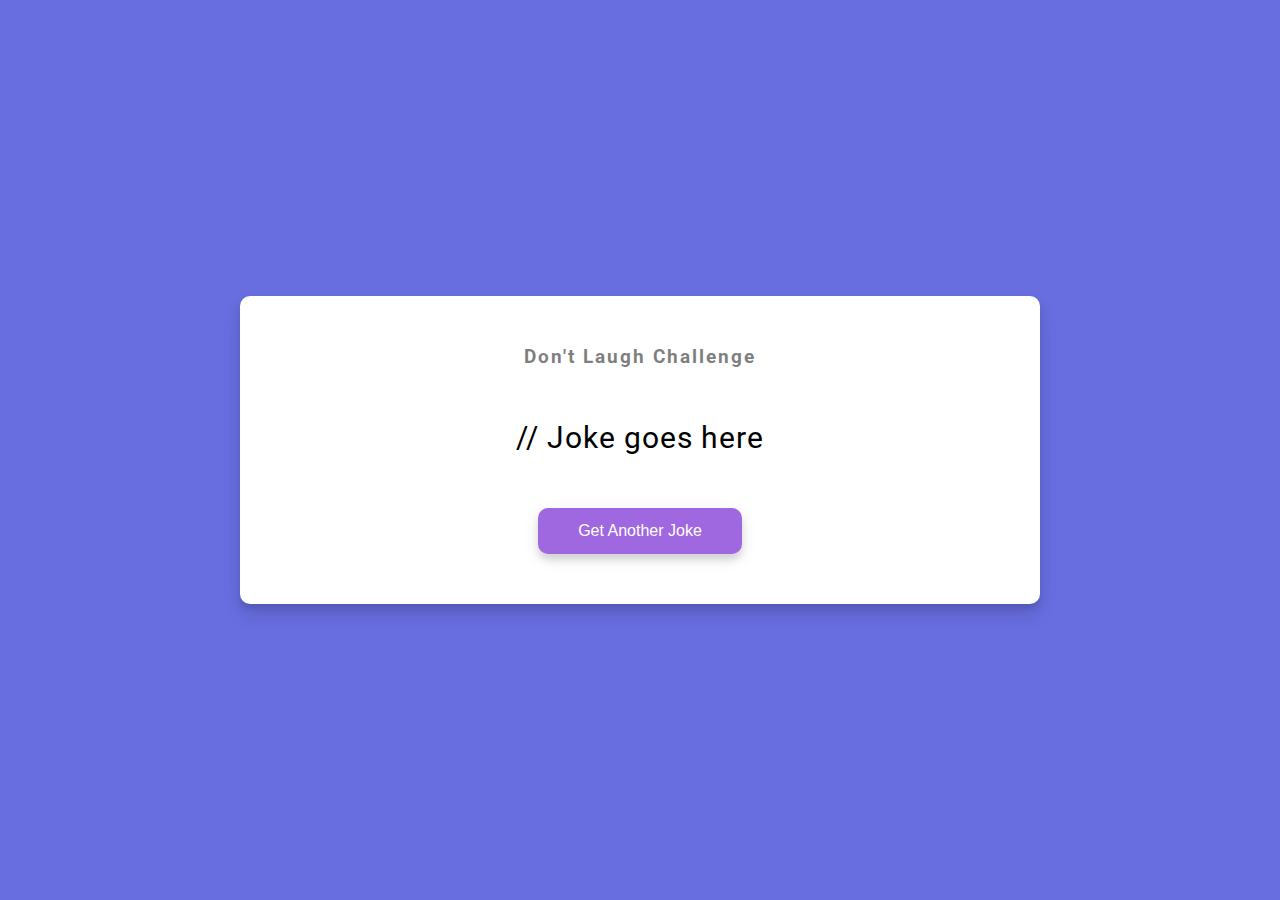
<file: Dad Jokes/index.html>
<!DOCTYPE html>
<html lang="en">
  <head>
    <meta charset="UTF-8" />
    <meta name="viewport" content="width=device-width, initial-scale=1.0" />
    <link rel="stylesheet" href="style.css" />
    <title>Dad Jokes</title>
  </head>
  <body>
    <div class="container">
      <h3>Don't Laugh Challenge</h3>
      <div id="joke" class="joke">
        // Joke goes here
      </div>
      <button id="jokeBtn" class="btn">Get Another Joke</button>
    </div>
    <script src="script.js"></script>
  </body>
</html>
</file>
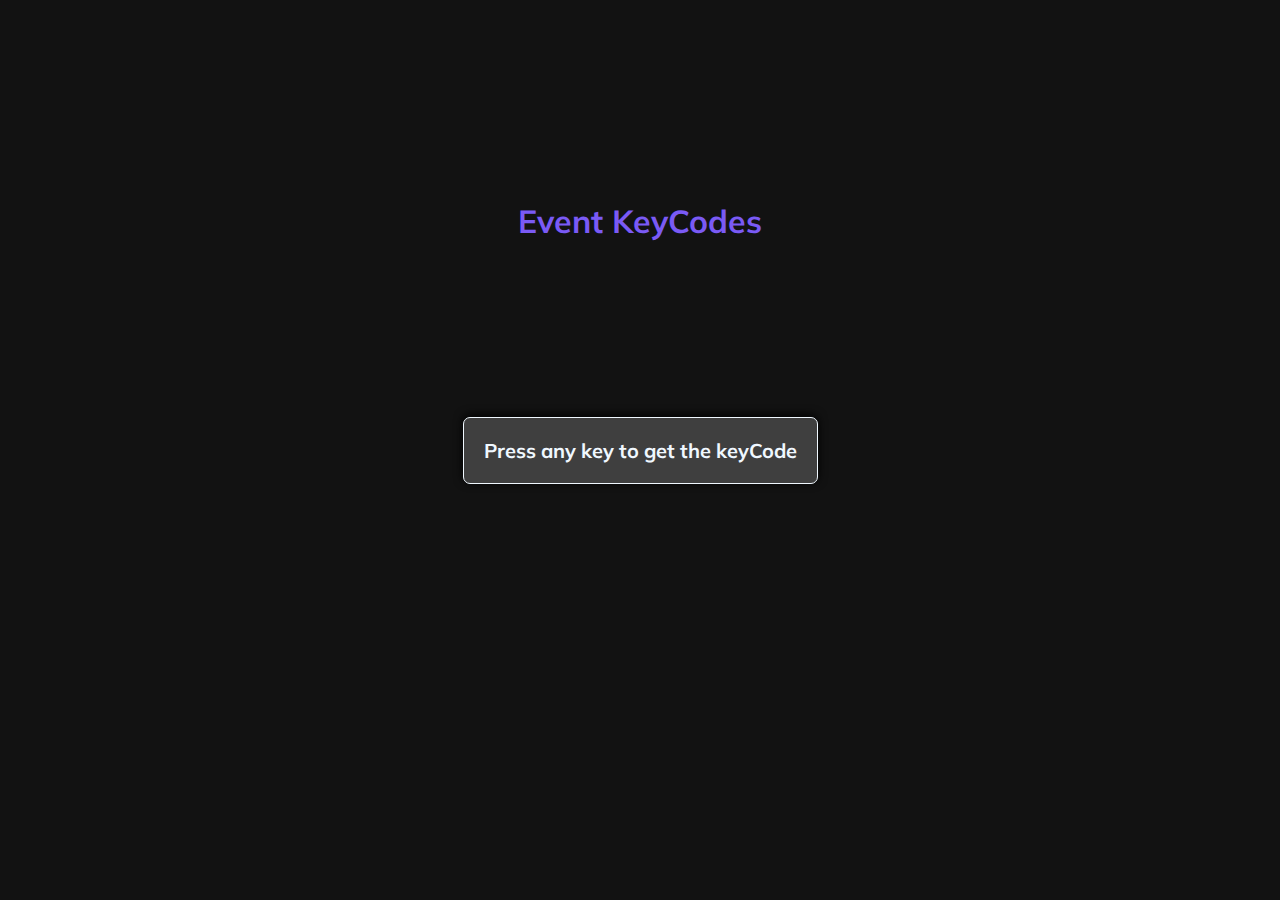
<file: Event KeyCodes/index.html>
<!DOCTYPE html>
<html lang="en">
  <head>
    <meta charset="UTF-8" />
    <meta name="viewport" content="width=device-width, initial-scale=1.0" />
    <link rel="stylesheet" href="style.css" />
    <title>Event Key Codes</title>
  </head>
  <body>
    <div class="title"> 
       <h1>Event KeyCodes</h1>
    </div>
    <div id="insert">
      <div class="key">
        Press any key to get the keyCode
      </div>
    </div>
    <script src="script.js"></script>
  </body>
</html>
</file>
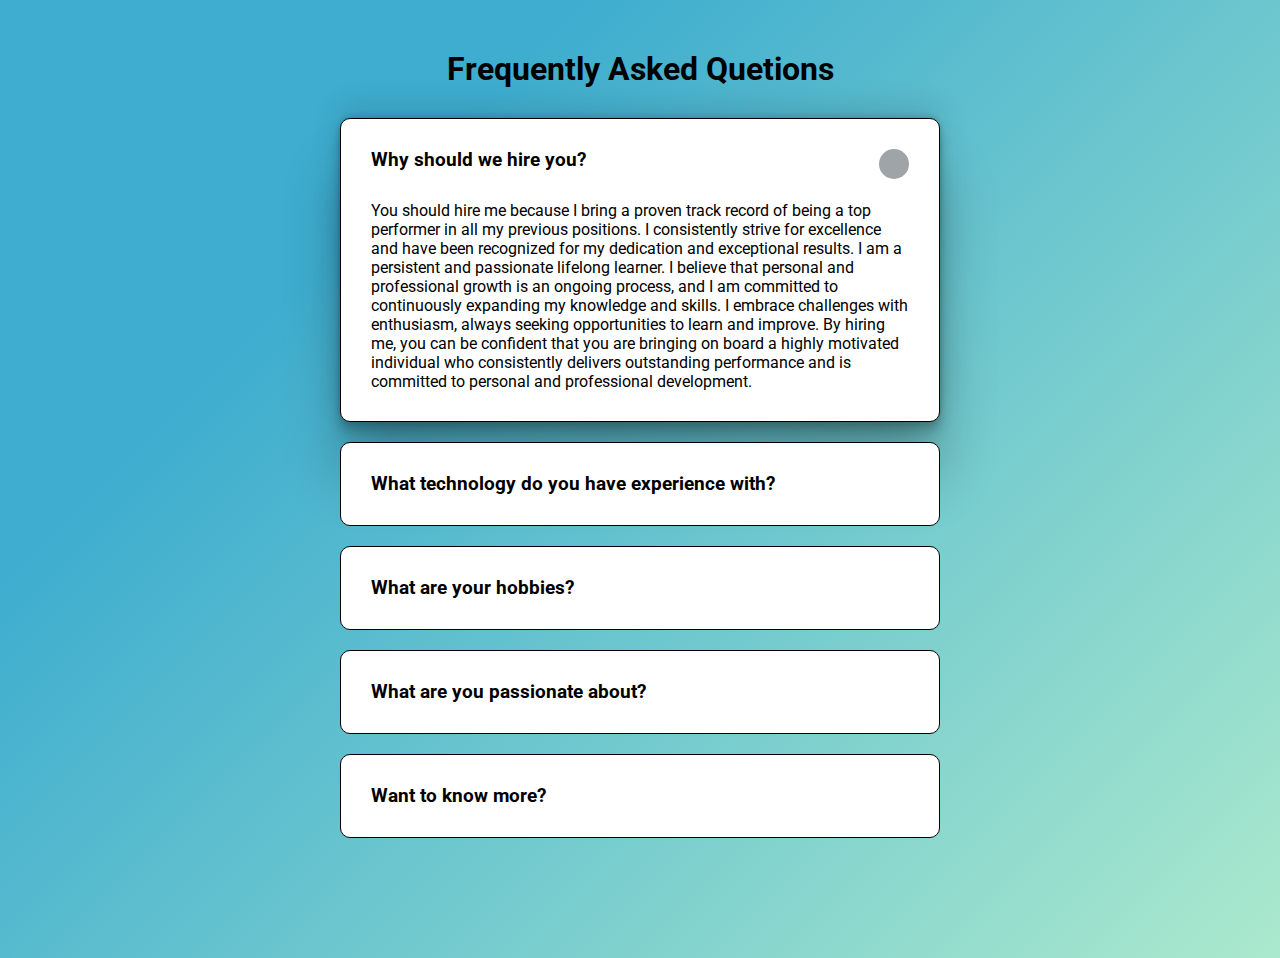
<file: FAQ Collapse/index.html>
<!DOCTYPE html>
<html lang="en">
  <head>
    <meta charset="UTF-8" />
    <meta name="viewport" content="width=device-width, initial-scale=1.0" />
    <link rel="stylesheet" href="https://cdnjs.cloudflare.com/ajax/libs/font-awesome/5.14.0/css/all.min.css" integrity="sha512-1PKOgIY59xJ8Co8+NE6FZ+LOAZKjy+KY8iq0G4B3CyeY6wYHN3yt9PW0XpSriVlkMXe40PTKnXrLnZ9+fkDaog==" crossorigin="anonymous" />
    <link rel="stylesheet" href="style.css" />
  <title>FAQ Collapse</title>
  </head>
  <body>
    <h1>Frequently Asked Quetions</h1>
    <div class="faq-container">

      <div class="faq active">
        <h3 class="faq-title">
          Why should we hire you?
        </h3>
        <p class="faq-text">
          You should hire me because I bring a proven track record of being a top performer in all my previous positions. I consistently strive for excellence and have been recognized for my dedication and exceptional results. I am a persistent and passionate lifelong learner. I believe that personal and professional growth is an ongoing process, and I am committed to continuously expanding my knowledge and skills. I embrace challenges with enthusiasm, always seeking opportunities to learn and improve. By hiring me, you can be confident that you are bringing on board a highly motivated individual who consistently delivers outstanding performance and is committed to personal and professional development.
        </p>
        <button class="faq-toggle">
          <i class="fas fa-chevron-down"></i>
          <i class="fas fa-times"></i>
        </button class="faq-toggle">
      </div>

      <div class="faq">
        <h3 class="faq-title">
          What technology do you have experience with?
        </h3>
        <p class="faq-text">
          HTML5, CSS3, Javascript, JQuery, Bootstrap, Node.js, MySQL, MongoDB, Express, Handelbars.js, ReactJS, WordPress, Shopify
        </p>
        <button class="faq-toggle">
          <i class="fas fa-chevron-down"></i>
          <i class="fas fa-times"></i>
        </button class="faq-toggle">
      </div>

      <div class="faq">
        <h3 class="faq-title">
          What are your hobbies?
        </h3>
        <p class="faq-text">
          Reading, Rock Climbing, Running, Board Games
        </p>
        <button class="faq-toggle">
          <i class="fas fa-chevron-down"></i>
          <i class="fas fa-times"></i>
        </button class="faq-toggle">
      </div>

      <div class="faq">
        <h3 class="faq-title">
          What are you passionate about?
        </h3>
        <p class="faq-text">
          Catholic Faith and Family
        </p>
        <button class="faq-toggle">
          <i class="fas fa-chevron-down"></i>
          <i class="fas fa-times"></i>
        </button class="faq-toggle">
      </div>

      <div class="faq">
        <h3 class="faq-title">
          Want to know more?
        </h3>
        <p class="faq-text">
          Reach out to me at nwherman1724@gmail.com!
        </p>
        <button class="faq-toggle">
          <i class="fas fa-chevron-down"></i>
          <i class="fas fa-times"></i>
        </button class="faq-toggle">
      </div>

    </div>
    <script src="script.js"></script>
  </body>
</html>
</file>
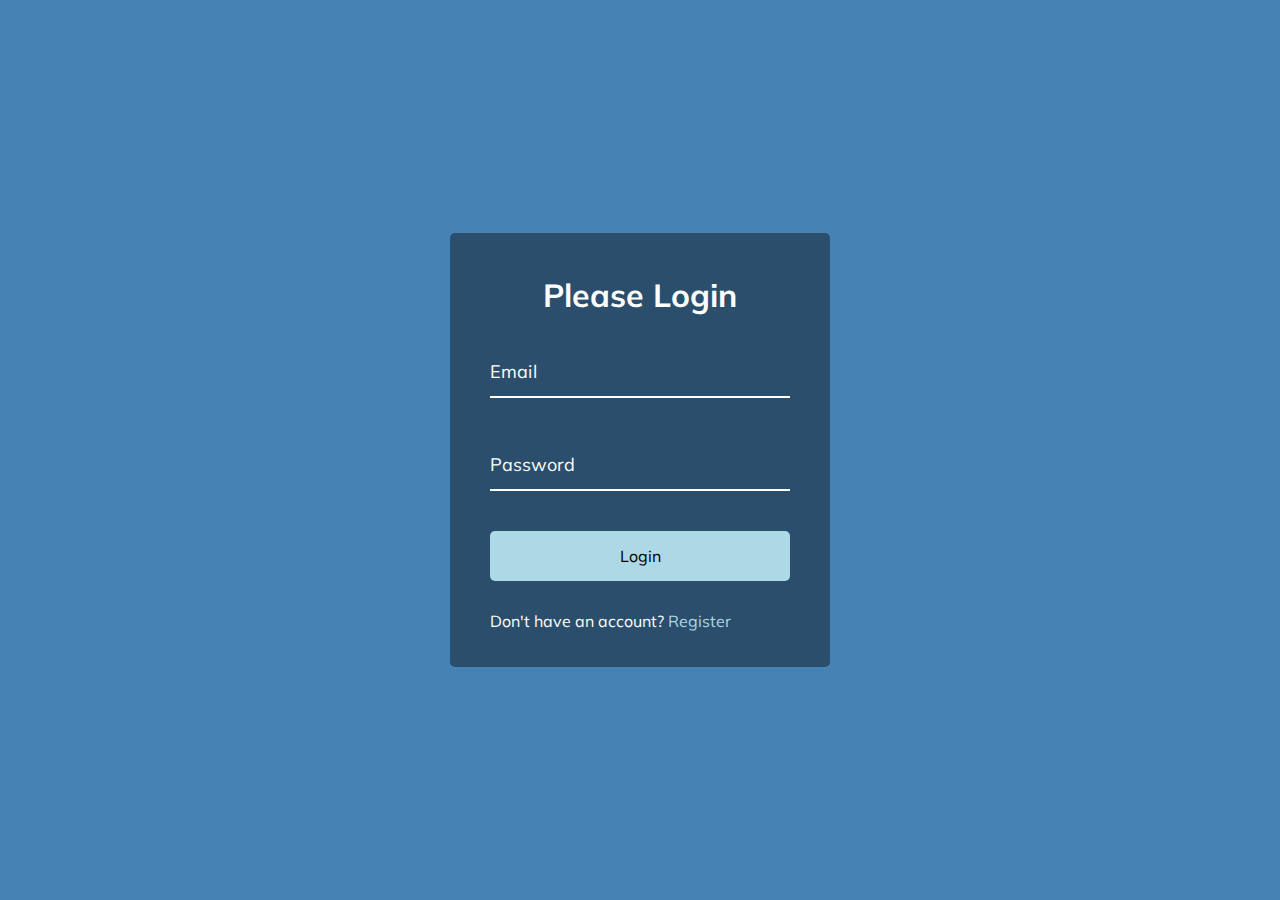
<file: Form Wave Animation/index.html>
<!DOCTYPE html>
<html lang="en">
  <head>
    <meta charset="UTF-8" />
    <meta name="viewport" content="width=device-width, initial-scale=1.0" />
    <link rel="stylesheet" href="style.css" />
    <title>Form Input Wave</title>
  </head>
  <body>
    <div class="container">
      <h1>Please Login</h1>
      <form>
        <div class="form-control">
          <input type="text" required>
          <label>Email</label>
        </div>
        <div class="form-control">
          <input type="password" required>
          <label>Password</label>
        </div>

        <button class="btn">Login</button>

        <p class="text">Don't have an account? <a href="#">Register</a></p>
      </form>
    </div>
    <script src="script.js"></script>
  </body>
</html>
</file>
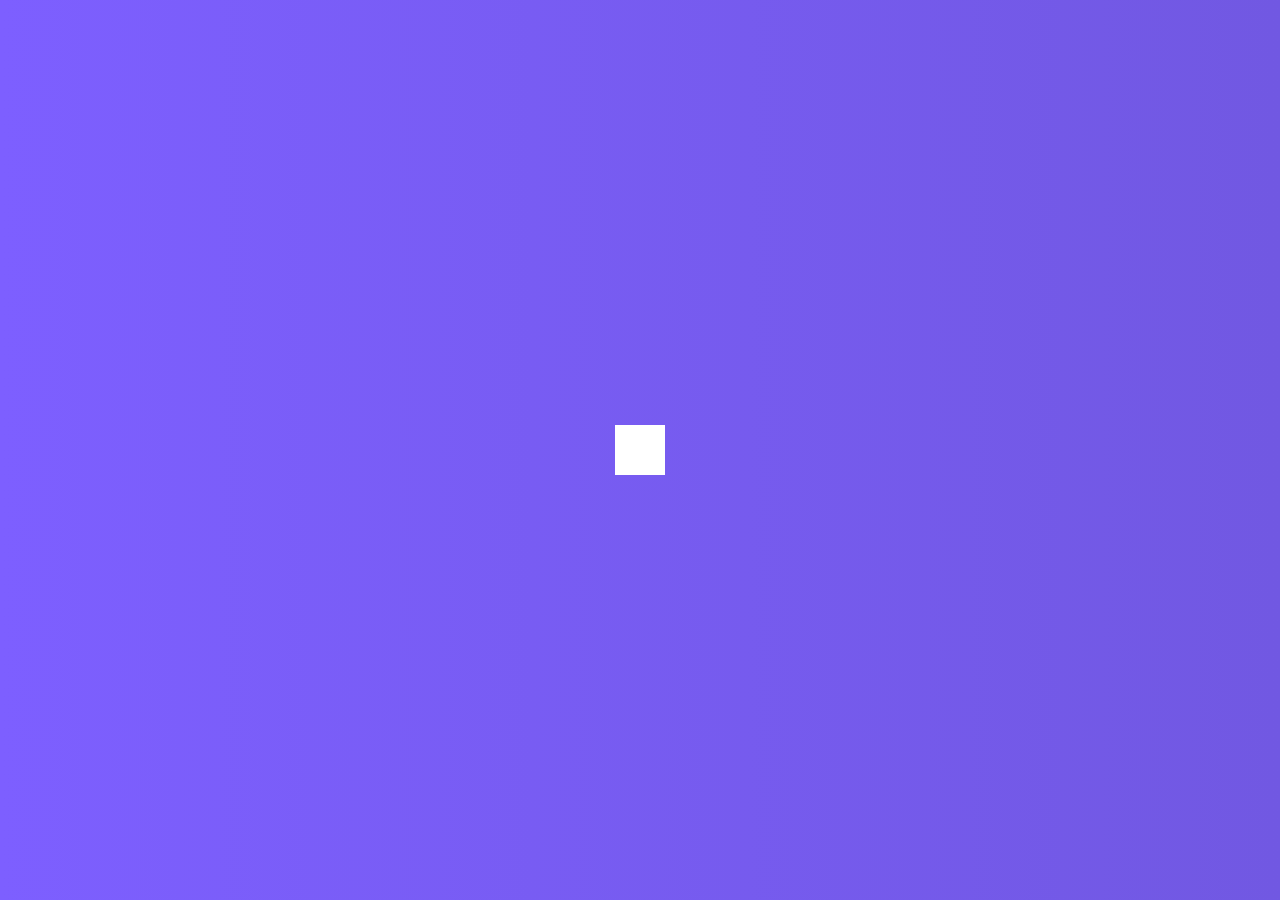
<file: Hidden Search/index.html>
<!DOCTYPE html>
<html lang="en">
<head>
    <meta charset="UTF-8">
    <meta http-equiv="X-UA-Compatible" content="IE=edge">
    <meta name="viewport" content="width=device-width, initial-scale=1.0">
    <link rel="stylesheet" href="https://cdnjs.cloudflare.com/ajax/libs/font-awesome/6.1.2/css/all.min.css" integrity="sha512-1sCRPdkRXhBV2PBLUdRb4tMg1w2YPf37qatUFeS7zlBy7jJI8Lf4VHwWfZZfpXtYSLy85pkm9GaYVYMfw5BC1A==" crossorigin="anonymous" referrerpolicy="no-referrer" /> 
    <link rel="stylesheet" href="style.css">
    <title>Hidden Search</title>
</head>
<body>
    <div class="search">
        <input type="text" class="input" placeholder="Seach...">
        <button class="btn"> 
            <i class="fas fa-search"></i>
        </button>
    </div>

    <script src="script.js"></script>
</body>
</html>
</file>
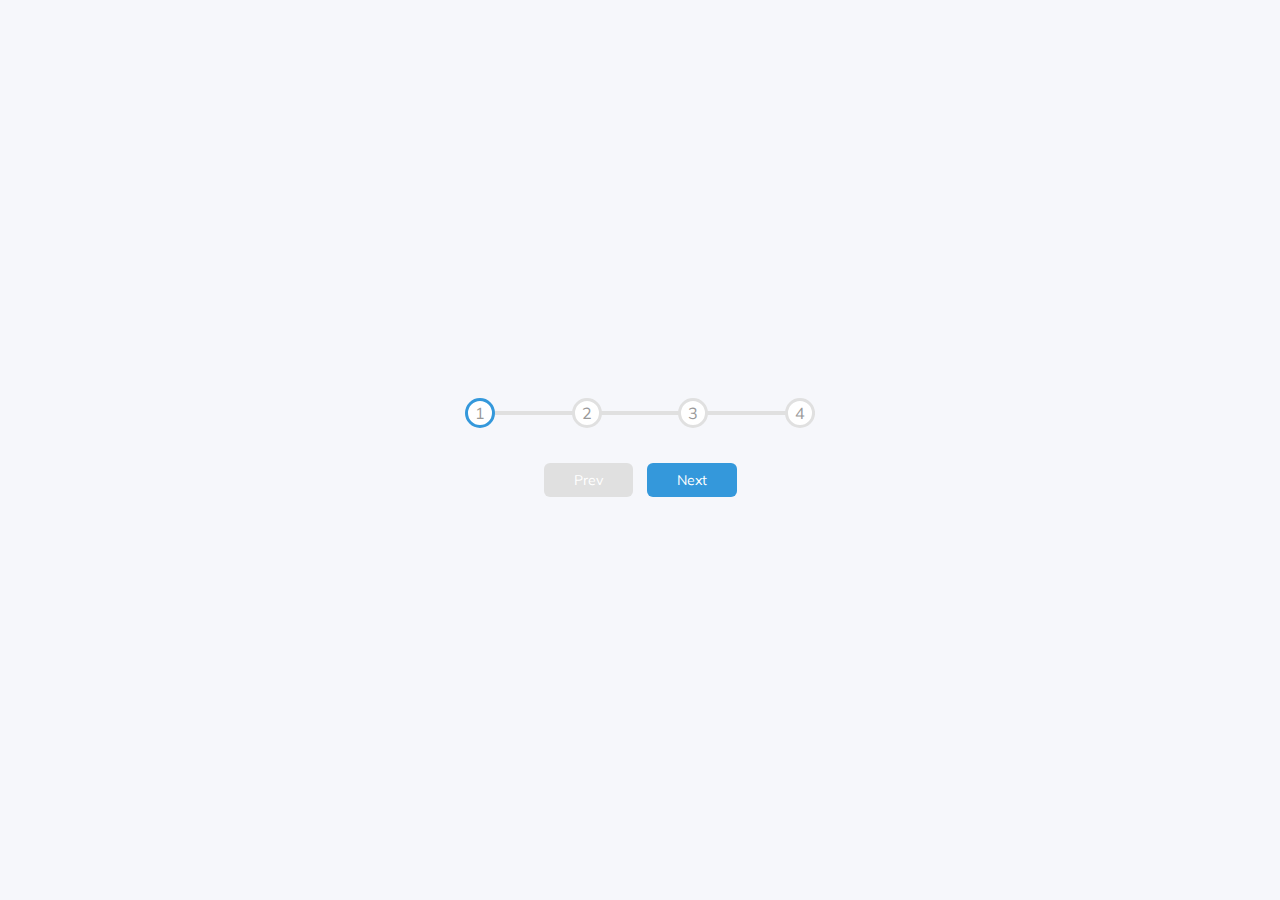
<file: Progress Steps/index.html>
<!DOCTYPE html>
<html lang="en">
<head>
    <meta charset="UTF-8">
    <meta http-equiv="X-UA-Compatible" content="IE=edge">
    <meta name="viewport" content="width=device-width, initial-scale=1.0">
    <!-- <link rel="stylesheet" href="https://cdnjs.cloudflare.com/ajax/libs/font-awesome/6.1.2/css/all.min.css" integrity="sha512-1sCRPdkRXhBV2PBLUdRb4tMg1w2YPf37qatUFeS7zlBy7jJI8Lf4VHwWfZZfpXtYSLy85pkm9GaYVYMfw5BC1A==" crossorigin="anonymous" referrerpolicy="no-referrer" /> -->
    <link rel="stylesheet" href="style.css">
    <title>Progress Steps</title>
</head>
<body>
    <div class="container">
        <div class="progress-container">
            <div class="progress" id="progress"></div>
            <div class="circle active">1</div>
            <div class="circle">2</div>
            <div class="circle">3</div>
            <div class="circle">4</div>
        </div>
        <button class="btn" id="prev" disabled>Prev</button>
        <button class="btn" id="next">Next</button>
    </div>

    <script src="script.js"></script>
</body>
</html>
</file>
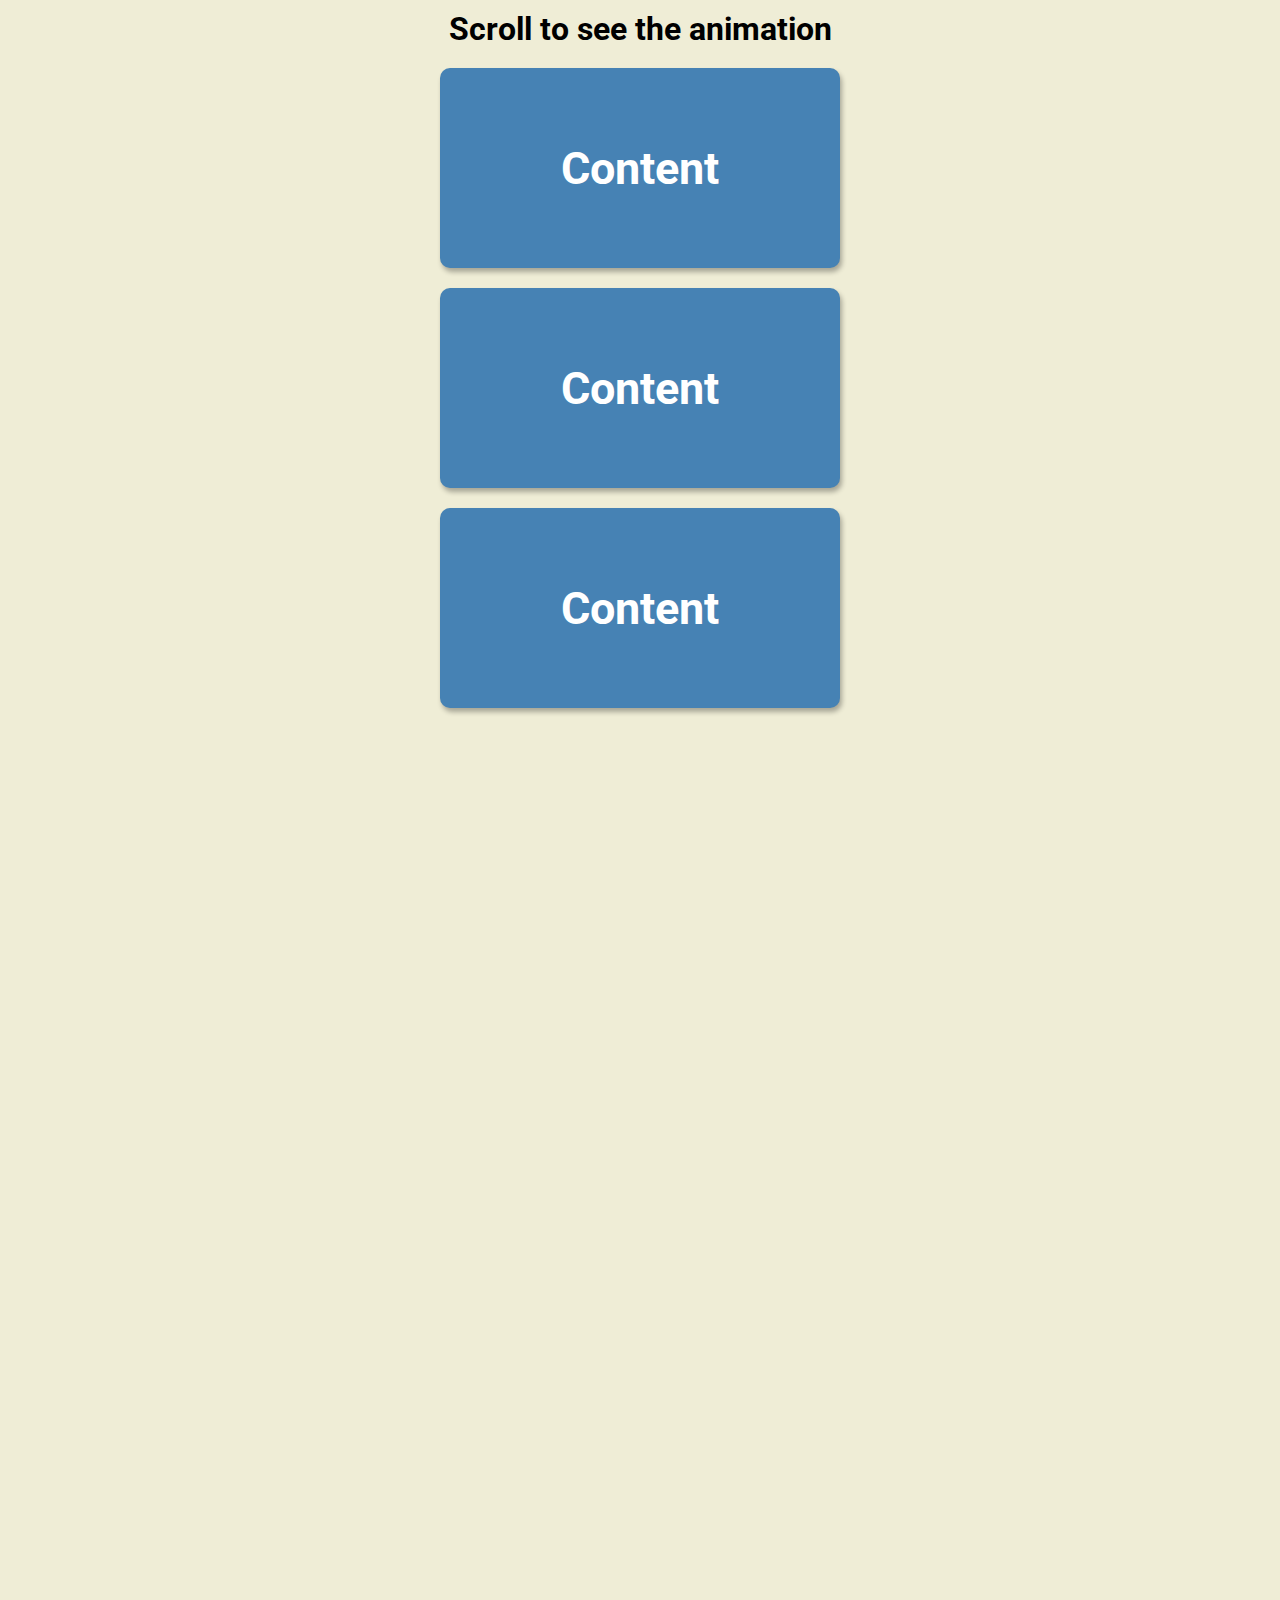
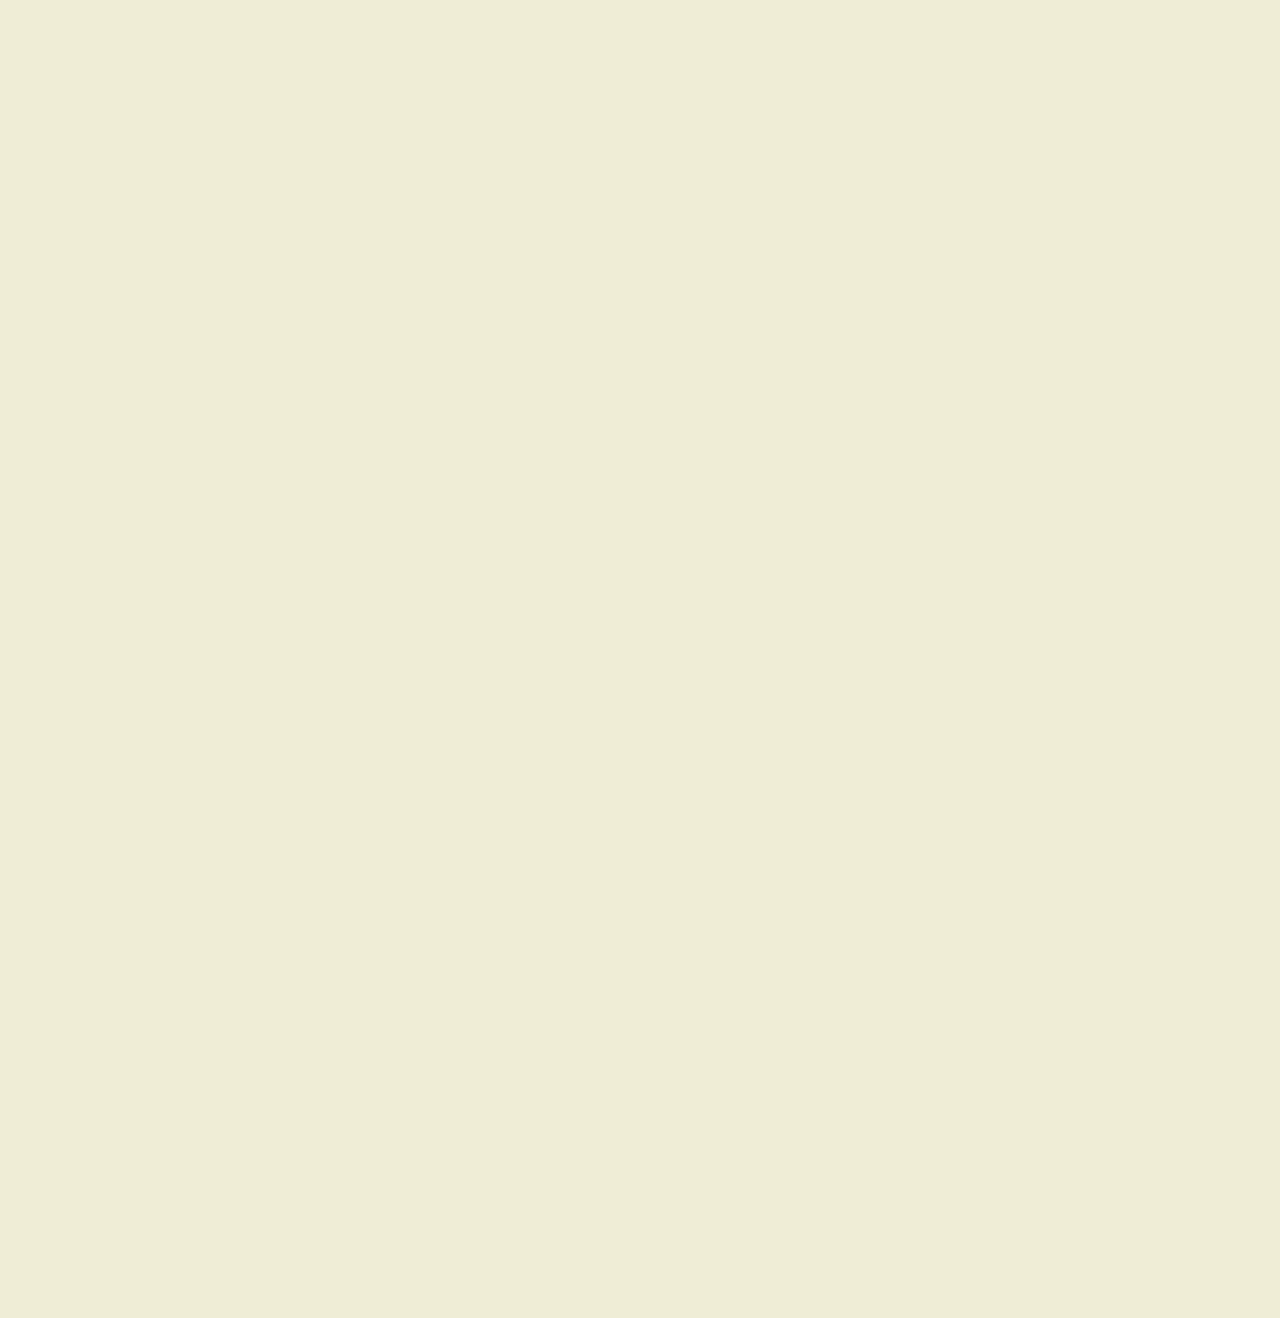
<file: Scroll Animation/index.html>
<!DOCTYPE html>
<html lang="en">
  <head>
    <meta charset="UTF-8" />
    <meta name="viewport" content="width=device-width, initial-scale=1.0" />
    <link rel="stylesheet" href="style.css" />
    <title>Scroll Animation</title>
  </head>
  <body>
    <h1>Scroll to see the animation</h1>
    <div class="box"><h2>Content</h2></div>
    <div class="box"><h2>Content</h2></div>
    <div class="box"><h2>Content</h2></div>
    <div class="box"><h2>Content</h2></div>
    <div class="box"><h2>Content</h2></div>
    <div class="box"><h2>Content</h2></div>
    <div class="box"><h2>Content</h2></div>
    <div class="box"><h2>Content</h2></div>
    <div class="box"><h2>Content</h2></div>
    <div class="box"><h2>Content</h2></div>
    <div class="box"><h2>Content</h2></div>
    <div class="box"><h2>Content</h2></div>
    <div class="box"><h2>Content</h2></div>
    <script src="script.js"></script>
  </body>
</html>
</file>
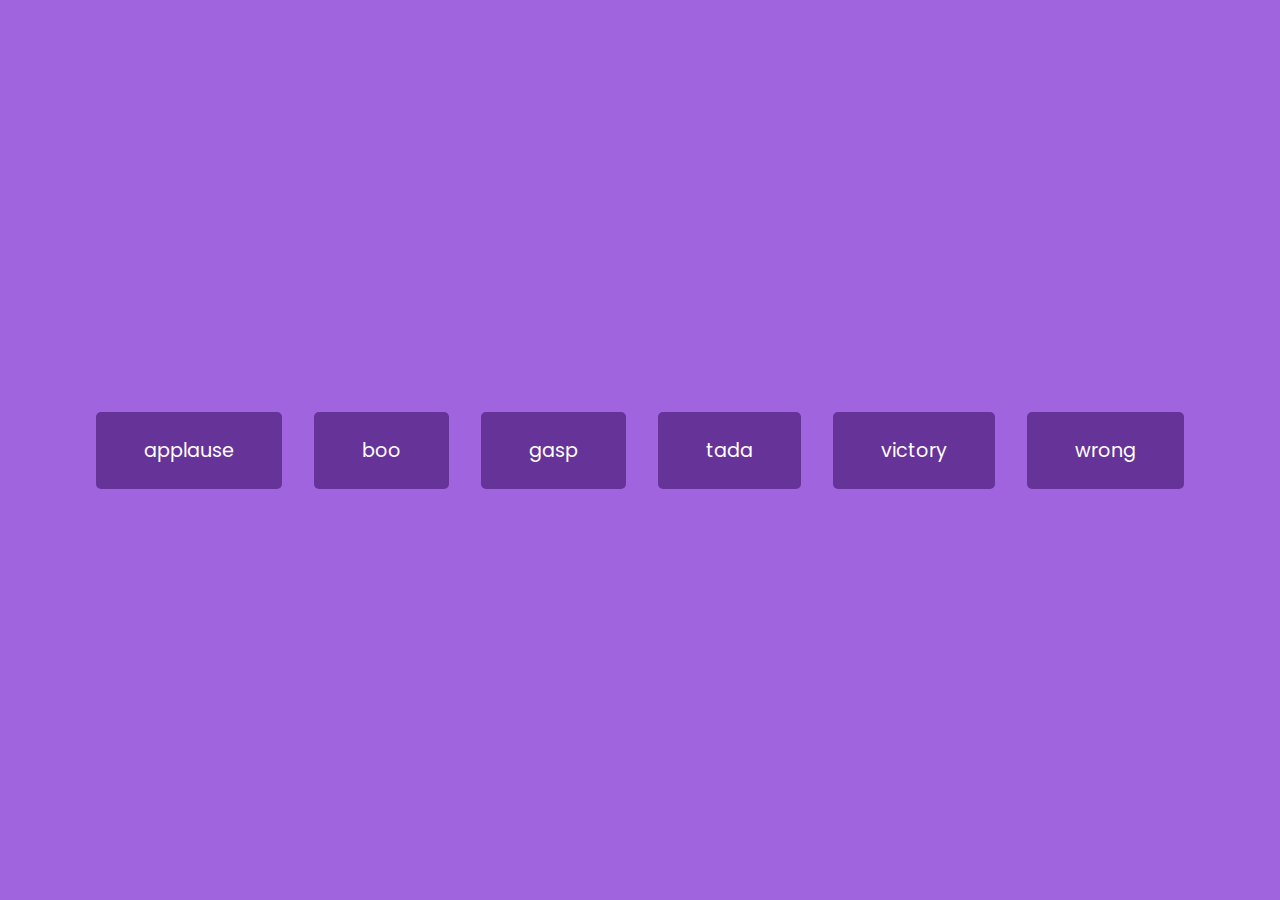
<file: Sound Board/index.html>
<!DOCTYPE html>
<html lang="en">
  <head>
    <meta charset="UTF-8" />
    <meta name="viewport" content="width=device-width, initial-scale=1.0" />
    <link rel="stylesheet" href="style.css" />
    <title>Sound Board</title>
  </head>
  <body>
    <audio id="applause" src="Sounds/sound-board_sounds_applause.mp3"></audio>
    <audio id="boo" src="Sounds/sound-board_sounds_boo.mp3"></audio>
    <audio id="gasp" src="Sounds/sound-board_sounds_gasp.mp3"></audio>
    <audio id="tada" src="Sounds/sound-board_sounds_tada.mp3"></audio>
    <audio id="victory" src="Sounds/sound-board_sounds_victory.mp3"></audio>
    <audio id="wrong" src="Sounds/sound-board_sounds_wrong.mp3"></audio>

    <div id="buttons"></div>

    <script src="script.js"></script>
  </body>
</html>
</file>
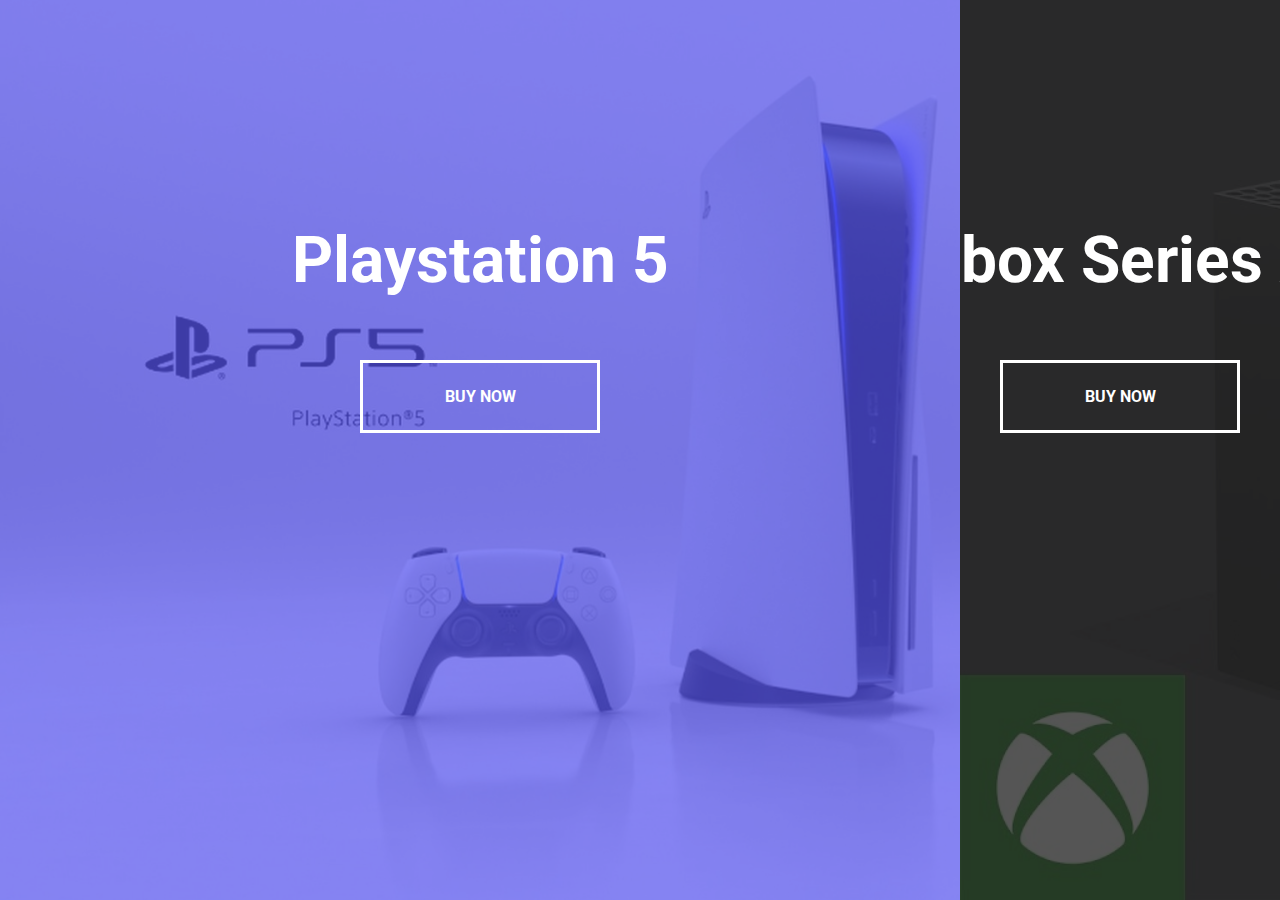
<file: Split Landing Page/index.html>
<!DOCTYPE html>
<html lang="en">
  <head>
    <meta charset="UTF-8" />
    <meta name="viewport" content="width=device-width, initial-scale=1.0" />
    <link rel="stylesheet" href="style.css" />
    <title>Split Landing Page</title>
  </head>
  <body>
    <div class="container">
      <div class="split left">
        <h1>Playstation 5</h1>
        <a href="" class="btn">Buy Now</a>
      </div>
      <div class="split right">
        <h1>Xbox Series X</h1>
        <a href="" class="btn">Buy Now</a>
      </div>
    </div>

    <script src="script.js"></script>
  </body>
</html>
</file>
<file: Dad Jokes/style.css>
@import url('https://fonts.googleapis.com/css2?family=Roboto&display=swap');

* {
    box-sizing: border-box;
}

body{
    background-color: #686de0;
    font-family: 'Roboto', sans-serif;
    display: flex;
    flex-direction: column;
    align-items: center;
    justify-content: center;
    height: 100vh;
    overflow: hidden;
    margin: 0;
    padding: 20px;
}

.container {
    background-color: #fff;
    border-radius: 10px;
    box-shadow: 0 10px 20px rgba(0, 0, 0, 0.1), 0 6px 6px rgba(0, 0, 0, 0.1);
    padding: 50px 20px;
    text-align: center;
    max-width: 100%;
    width: 800px;
}

h3 {
    margin: 0;
    opacity: 0.5;
    letter-spacing: 2px;
}

.joke {
    font-size: 30px;
    letter-spacing: 1px;
    line-height: 40px;
    margin: 50px auto;
    max-width: 600px;
}

.btn {
    background-color: #9f68e0;
    color: white;
    border: 0;
    border-radius: 10px;
    box-shadow: 0 5px 15px rgba(0, 0, 0, 0.1), 0 6px 6px rgba(0, 0, 0, 0.1);
    padding: 14px 40px;
    font-size: 16px;
    cursor: pointer;
}

.btn:active {
    transform: scale(0.98);
}

.btn:focus {
    outline: 0;

}
</file>
<file: Event KeyCodes/style.css>
@import url('https://fonts.googleapis.com/css2?family=Muli&display=swap');

* {
    box-sizing: border-box;
}

body{
    background-color: #121212;
    color: aliceblue;
    font-family: 'Muli', sans-serif;
    display: flex;
    text-align: center;
    align-items: center;
    justify-content: center;
    height: 100vh;
    overflow: hidden;
    margin: 0;
}

.title {
    position: absolute;
    top: 20%;
    color: #7a5af5;
}

.key{
    border: 1px solid;
    border-radius: 7px;
    background-color: #3f3f3f;
    box-shadow: 0 -2px 10px rgba(0, 0, 0, 1);
    display: inline-flex;
    align-items: center;
    font-size: 20px;
    padding: 20px;
    flex-direction: column;
    margin: 10px;
    font-weight: bold;
    min-width: 150px;
    position: relative;
}

.key small {
    position: absolute;
    color: #7a5af5;
    top: -24px;
    left: 0;
    text-align: center;
    width: 100%;
}
</file>
<file: FAQ Collapse/style.css>
@import url('https://fonts.googleapis.com/css2?family=Roboto&display=swap');

* {
    box-sizing: border-box;
}

body {
    font-family: 'Roboto', sans-serif;
    height: 100vh;
    background-color: #abe9cd;
    background-image: linear-gradient(315deg, #abe9cd 0%, #3eadcf 74%);
}

h1 {
    margin: 50px 0 30px;
    text-align: center;
}

.faq-container {
    max-width: 600px;
    margin: 0 auto;
}

.faq {
    background-color: white;
    border: 1px solid;
    border-radius: 10px;
    margin: 20px 0;
    padding: 30px;
    position: relative;
    overflow: hidden;
    transition: 0.3s ease;
}

.faq.active {
    background-color: white;
    box-shadow: rgba(0, 0, 0, 0.25) 0px 54px 55px, rgba(0, 0, 0, 0.12) 0px -12px 30px, rgba(0, 0, 0, 0.12) 0px 4px 6px, rgba(0, 0, 0, 0.17) 0px 12px 13px, rgba(0, 0, 0, 0.09) 0px -3px 5px;
}

.faq.active::before, .faq.active::after {
    content: '\f075';
    font-family: 'Font Awesome 5 Free';
    color: #2ecc71;
    font-size: 7rem;
    position: absolute;
    opacity: 0.2;
    top: 20px;
    left: 20px;
    z-index: 0;
}

.faq.active::before {
    color: #3498db;
    top: -10px;
    left: -30px;
    transform: rotateY(180deg);
}

.faq-title {
    margin: 0 35px 0 0;
}

.faq-text {
    display: none;
    margin: 30px 0 0;
}

.faq.active .faq-text {
    display: block;
}

.faq-toggle {
    background-color: transparent;
    border: 0;
    border-radius: 50%;
    cursor: pointer;
    display: flex;
    align-items: center;
    justify-content: center;
    font-size: 16px;
    padding: 0;
    position: absolute;
    top: 30px;
    right: 30px;
    height: 30px;
    width: 30px;
}

.faq-toggle:focus {
    outline: 0;
}

.faq-toggle .fa-times {
    color: white;
    display: none;
}

.faq.active .faq-toggle .fa-times  {
    display: block;
}

.faq.active .faq-toggle .fa-chevron-down {
    display: none;
}

.faq.active .faq-toggle {
    background-color: #9fa4a8;
}
</file>
<file: Form Wave Animation/style.css>
@import url('https://fonts.googleapis.com/css2?family=Muli&display=swap');

* {
    box-sizing: border-box;
}

body{
    background-color: steelblue;
    color: white;
    font-family: 'Muli', sans-serif;
    display: flex;
    flex-direction: column;
    align-items: center;
    justify-content: center;
    height: 100vh;
    overflow: hidden;
    margin: 0;
}

.container {
    background-color: rgba(0, 0, 0, .4);
    padding: 20px 40px;
    border-radius: 5px;
}

.container h1 {
    text-align: center;
    margin-bottom: 30px;
}

.container a {
    text-decoration: none;
    color: lightblue;
}

.btn {
    cursor: pointer;
    display: inline-block;
    width: 100%;
    background-color: lightblue;
    padding: 15px;
    font-family: inherit;
    font-size: 16px;
    border: 0;
    border-radius: 5px;
}

.btn:focus {
    outline: 0;
}

.btn:active {
    transform: scale(0.98);
}

.text {
    margin-top: 30px;
}

.form-control {
    position: relative;
    margin: 20px 0 40px;
    width: 300px;
}

.form-control input {
    background-color: transparent;
    border: 0;
    border-bottom: 2px #fff solid;
    display: block;
    width: 100%;
    padding: 15px 0;
    font-size: 18px;
    color: #fff;
}

.form-control input:focus, .form-control input:valid {
    outline: 0;
    border-bottom-color: lightblue;
}

.form-control label {
    position: absolute;
    top: 15px;
    left: 0px;
}

.form-control label span {
    display: inline-block;
    font-size: 18px;
    min-width: 5px;
    transition: 0.3s cubic-bezier(0.68, -0.55, 0.265, 1.55);
}

.form-control input:focus + label span, .form-control input:valid + label span {
    color: lightblue;
    transform: translateY(-30px);
}
</file>
<file: Hidden Search/style.css>
@import url('https://fonts.googleapis.com/css2?family=Roboto&display=swap');

* {
    box-sizing: border-box;
}

body{
    background-image: linear-gradient(90deg, #7d5fff, #7158e2);
    font-family: 'Roboto', sans-serif;
    display: flex;
    align-items: center;
    justify-content: center;
    height: 100vh;
    overflow: hidden;
    margin: 0;
}

.search {
    position: relative;
    height: 50px;
}

.search .input {
    background-color: #fff;
    border: 0;
    font-size: 18px;
    padding: 15px;
    height: 50px;
    width: 50px;
    transition: width 0.3s ease;
}

.btn {
    background-color: #fff;
    border: 0;
    cursor: pointer;
    font-size: 24px;
    position: absolute;
    top: 0;
    left: 0;
    height: 50px;
    width: 50px;
    transition: transform 0.3s ease;
}

.btn:focus , 
.input:focus {
    outline: none;
}

.search.active .input {
    width: 200px;
}

.search.active .btn {
    transform: translateX(198px);
}
</file>
<file: Progress Steps/style.css>
@import url('https://fonts.googleapis.com/css2?family=Muli&display=swap');

:root {

    --line-border-fill: #3498db;
    --line-border-empty: #e0e0e0;
}

* {
    box-sizing: border-box;
}

body{
    background-color: #f6f7fb;
    font-family: 'Muli', sans-serif;
    display: flex;
    align-items: center;
    justify-content: center;
    height: 100vh;
    overflow: hidden;
    margin: 0;
}

.container{
    text-align: center;
}

.progress-container{
    display: flex;
    justify-content: space-between;
    position: relative;
    margin-bottom: 30px;
    max-width: 100%;
    width: 350px;
}

.progress-container::before{
    content: '';
    background-color: var(--line-border-empty);
    position: absolute;
    top: 50%;
    left: 0;
    transform: translateY(-50%);
    height: 4px;
    width: 100%;
    z-index: -1;

}

.progress{
    background-color: var(--line-border-fill);
    position: absolute;
    top: 50%;
    left: 0;
    transform: translateY(-50%);
    height: 4px;
    width: 0%;
    z-index: -1;
    transition: 0.4s ease;

}

.circle {
    background-color: #ffffff;
    color: #999;
    border-radius: 50%;
    height: 30px;
    width: 30px;
    display: flex;
    align-items: center;
    justify-content: center;
    border: 3px solid var(--line-border-empty);
    transition: 0.4s ease;
}

.circle.active {

    border-color: var(--line-border-fill);

}

.btn {

    background-color: var(--line-border-fill);
    color: #fff;
    border: 0;
    border-radius: 6px;
    cursor: pointer;
    font-family: inherit;
    padding: 8px 30px;
    margin: 5px;
    font-size: 14px;
}

.btn:active {

    transform: scale(0.98);
}

.btn:focus {

    outline: 0;
}

.btn:disabled {

    background-color: var(--line-border-empty);
    cursor: not-allowed;
}
</file>
<file: Scroll Animation/style.css>
@import url('https://fonts.googleapis.com/css2?family=Roboto&display=swap');

* {
    box-sizing: border-box;
}

body{
    background-color: #efedd6;
    font-family: 'Roboto', sans-serif;
    display: flex;
    flex-direction: column;
    align-items: center;
    justify-content: center;
    margin: 0;
    overflow-x: hidden;
}

h1 {
    margin: 10px;
}

.box {
    background-color: steelblue;
    color: #fff;
    display: flex;
    align-items: center;
    justify-content: center;
    width: 400px;
    height: 200px;
    margin: 10px;
    border-radius: 10px;
    box-shadow: 2px 4px 5px rgba(0, 0, 0, 0.3);
    transform: translateX(400%);
    transition: transform 0.4s ease;
}

.box:nth-of-type(even) {
    transform: translateX(-400%);
}

.box.show {
    transform: translateX(0);
}

.box h2 {
    font-size: 45px;
}
</file>
<file: Sound Board/style.css>
@import url('https://fonts.googleapis.com/css2?family=Poppins&display=swap');

* {
    box-sizing: border-box;
}

body {
    background-color: rgb(161, 100, 223);
    font-family: 'Poppins', sans-serif;
    display: flex;
    flex-wrap: wrap;
    align-items: center;
    justify-content: center;
    text-align: center;
    height: 100vh;
    overflow: hidden;
    margin: 0;
}

.btn {
    background-color: rebeccapurple;
    border-radius: 5px;
    border: none;
    color: white;
    margin: 1rem;
    padding: 1.5rem 3rem;
    font-size: 1.2rem;
    font-family: inherit;
}

.btn:hover {
    opacity: 0.9;
}

.btn:focus {
    outline: none;
}
</file>
<file: Split Landing Page/style.css>
@import url('https://fonts.googleapis.com/css2?family=Roboto&display=swap');

:root {
    --left-bg-color: rgba(87, 84, 236, 0.7);
    --right-bg-color: rgba(43, 43, 43, 0.8);
    --left-btn-hover-color: rgba(87, 84, 236, 1);
    --right-btn-hover-color: rgba(28, 122, 28, 1);
    --hover-width: 75%;
    --other-width: 25%;
    --speed: 1000ms;
}

* {
    box-sizing: border-box;
}

body{
    font-family: 'Roboto', sans-serif;
    height: 100vh;
    overflow: hidden;
    margin: 0;
}

h1 {
    font-size: 4rem;
    color: #fff;
    position: absolute;
    top: 20%;
    left: 50%;
    transform: translateX(-50%);
    white-space: nowrap;
}

.btn {
    position: absolute;
    display:flex;
    align-items: center;
    justify-content: center;
    left: 50%;
    top: 40%;
    transform: translateX(-50%);
    text-decoration: none;
    color: #fff;
    border: #fff solid;
    font-size: 1rem;
    font-weight: bold;
    text-transform: uppercase;
    width: 15rem;
    padding: 1.5rem;
    
}

.split.left .btn:hover{
    background-color: var(--left-btn-hover-color);
    border-color: var(--left-btn-hover-color);
}

.split.right .btn:hover{
    background-color: var(--right-btn-hover-color);
    border-color: var(--right-btn-hover-color);
}

.container {
    position: relative;
    height: 100%;
    width: 100%;
    background: #333;
}

.split {
    position: absolute;
    width: 50%;
    height: 100%;
    overflow: hidden;
}

.split.left {
    left: 0;
    background: url('ps.jpg');
    background-repeat: no-repeat;
    background-size: cover;
}

.split.left::before {
    content: '';
    position: absolute;
    width: 100%;
    height: 100%;
    background-color: var(--left-bg-color);
}

.split.right {
    right: 0;
    background: url('xbox.jpg');
    background-repeat: no-repeat;
    background-size: cover;
}

.split.right::before {
    content: '';
    position: absolute;
    width: 100%;
    height: 100%;
    background-color: var(--right-bg-color);
}

.split.right, .split.left, .split.split.right::before, .split.left::before {
    transition: all var(--speed) ease-in-out;
}

.hover-left .left {
    width: var(--hover-width);
}

.hover-left .right {
    width: var(--other-width);
}

.hover-right .right {
    width: var(--hover-width);
}

.hover-right .left {
    width: var(--other-width);
}

@media(max-width: 800px){
    h1 {
        font-size: 2rem;
        top: 30%;
    }

    .btn {
        padding: 1.2rem;
        width: 12rem;
    }
}
</file>
